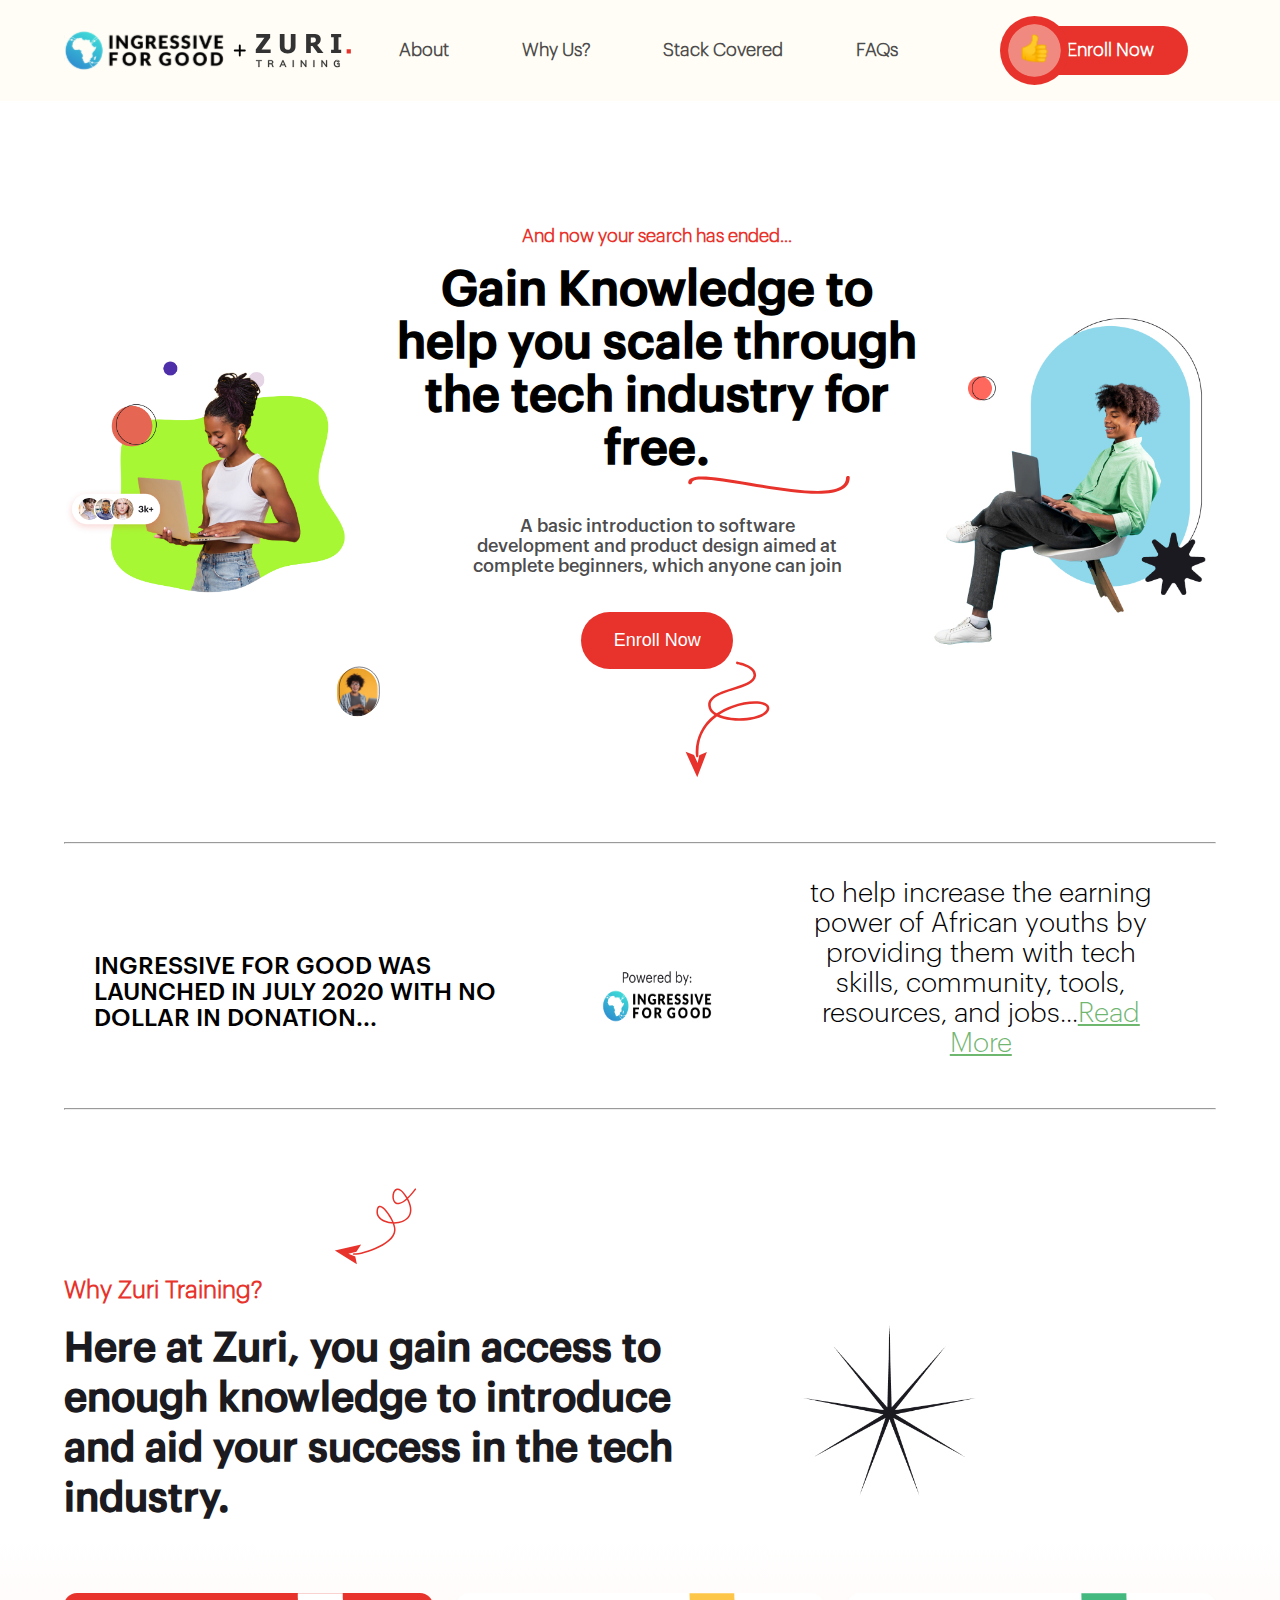
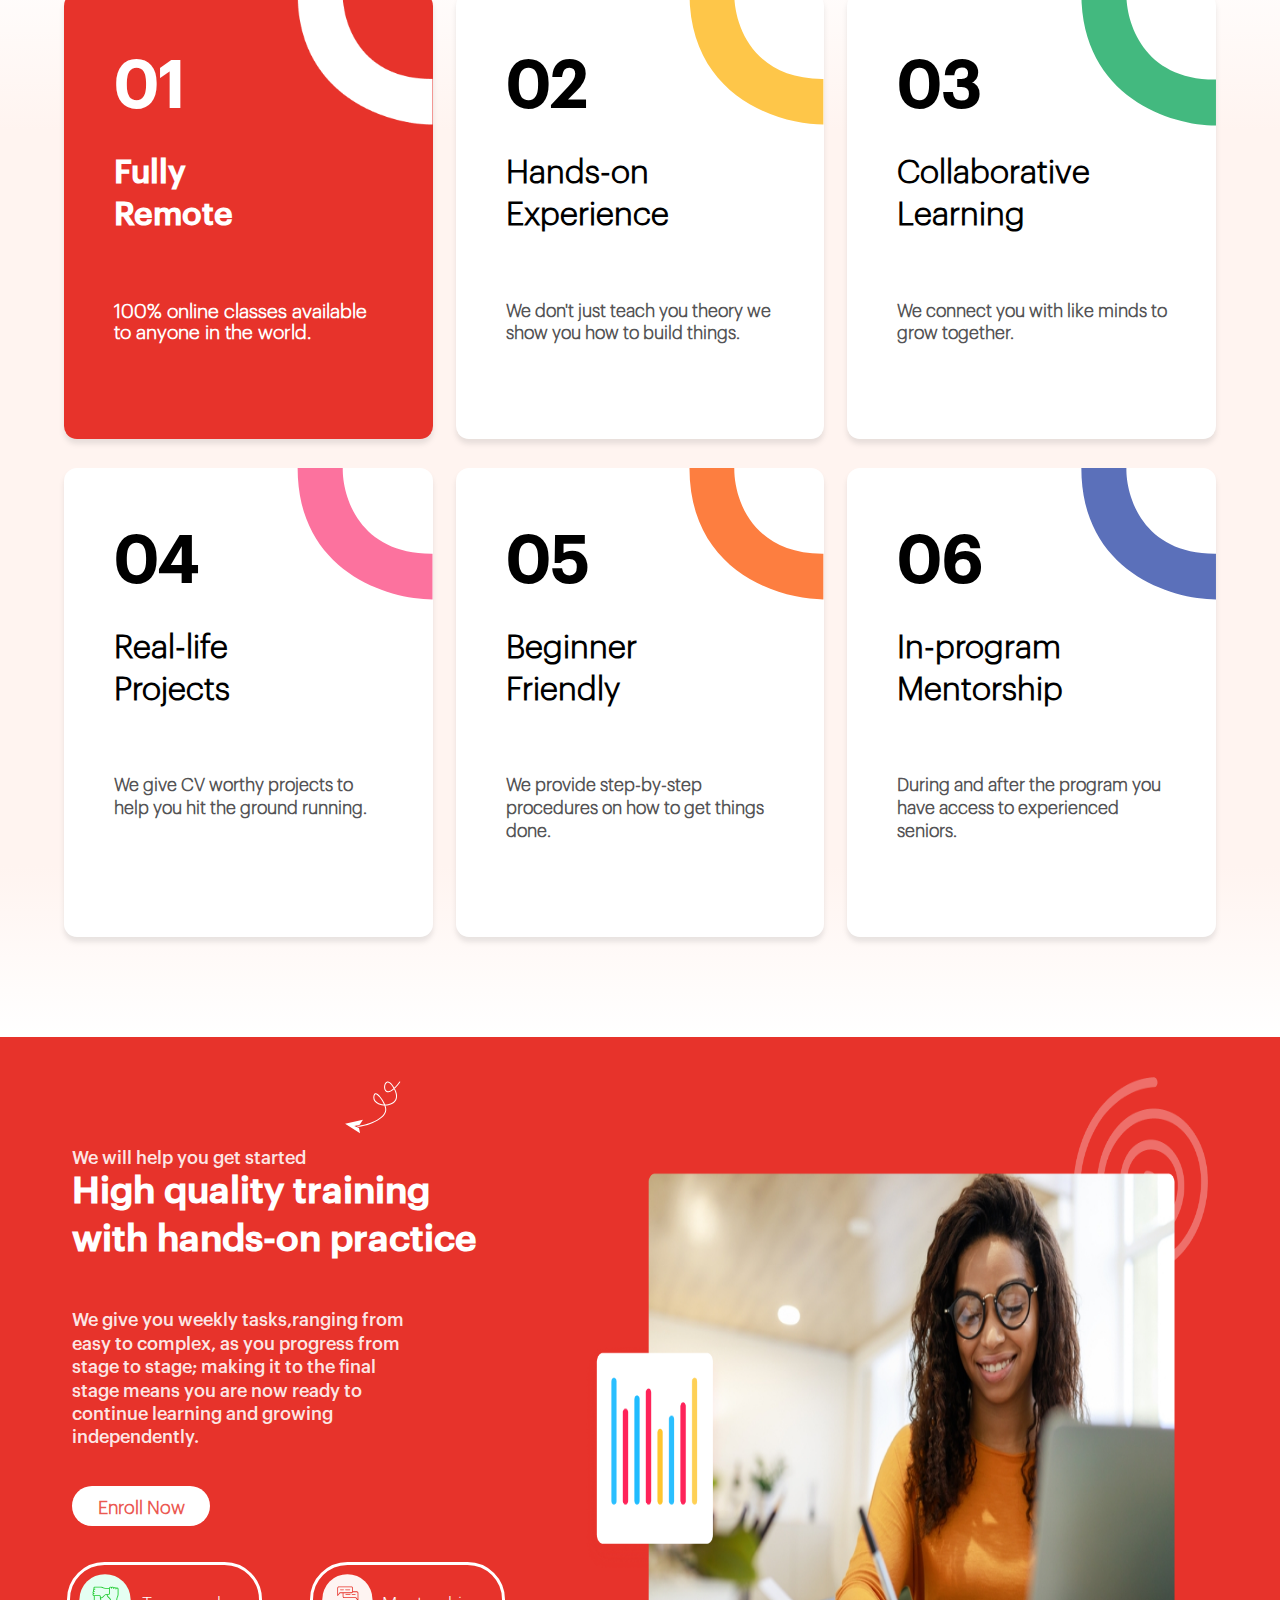
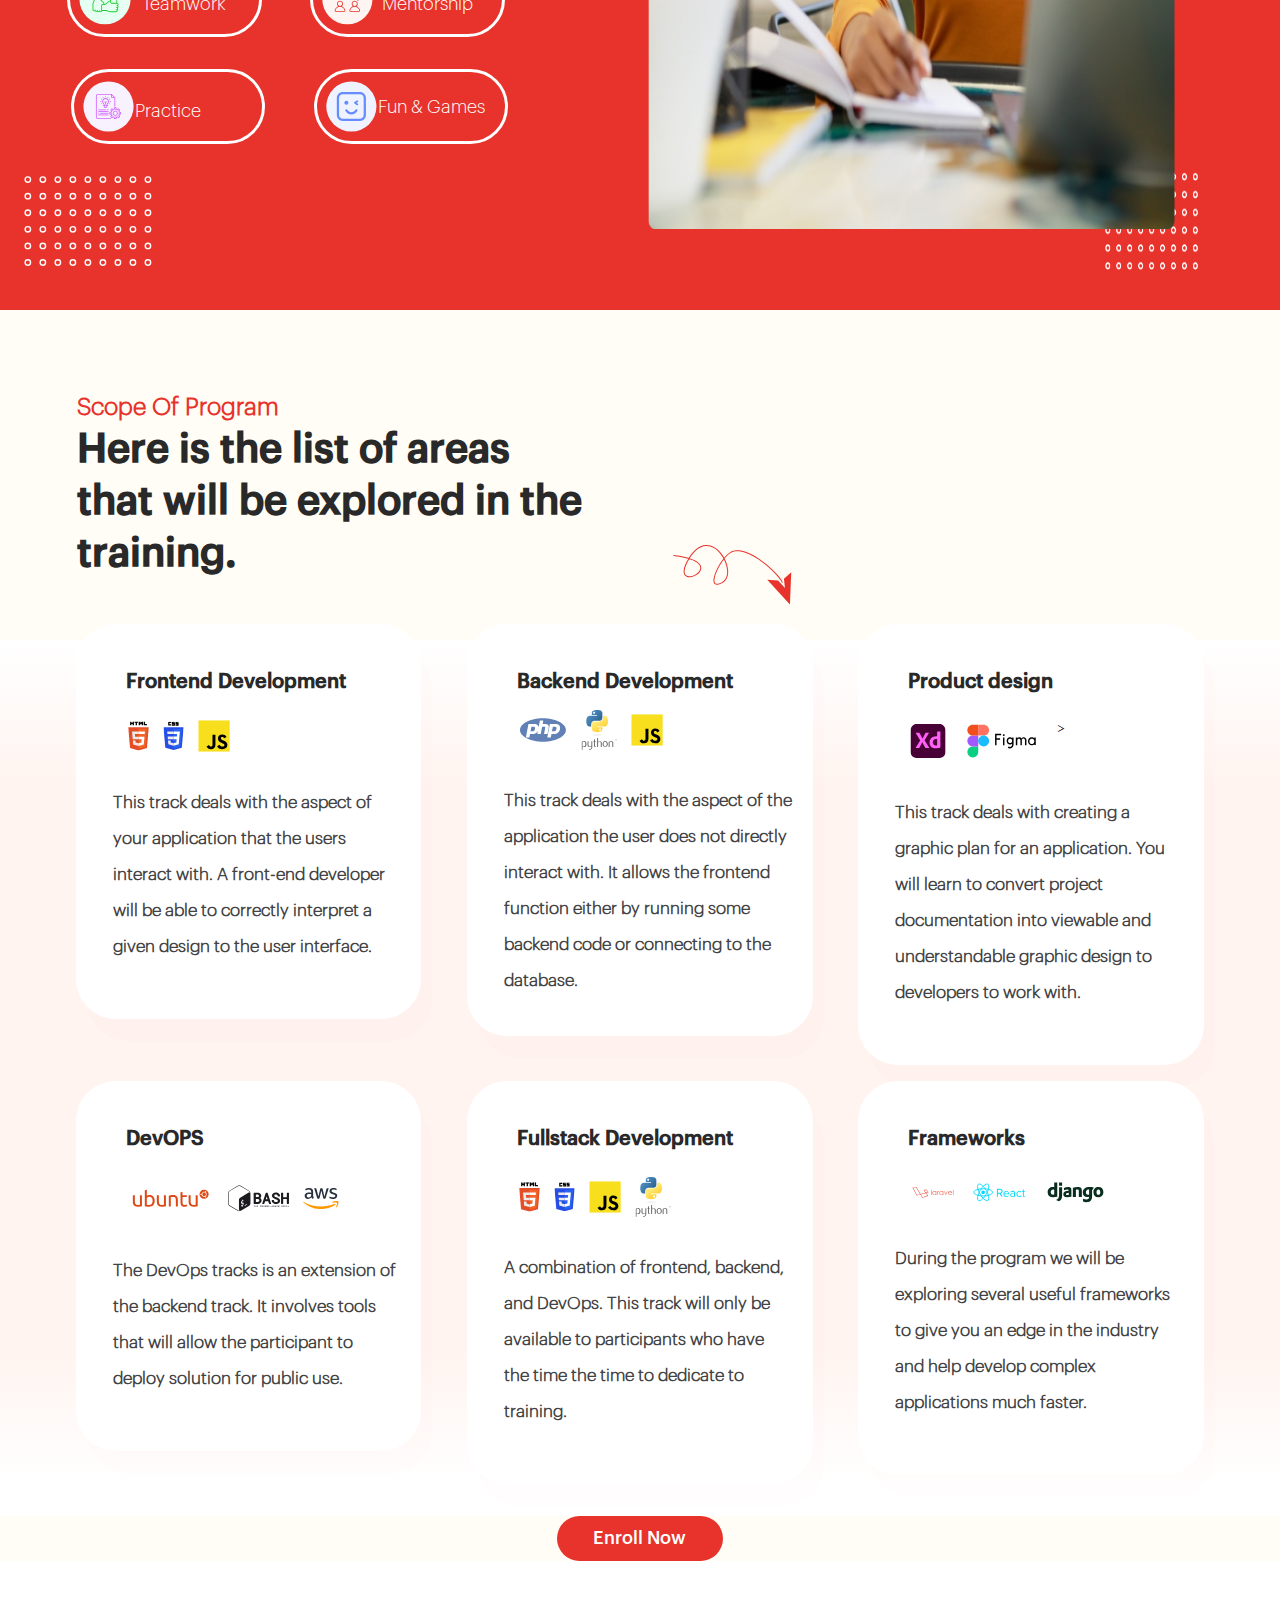
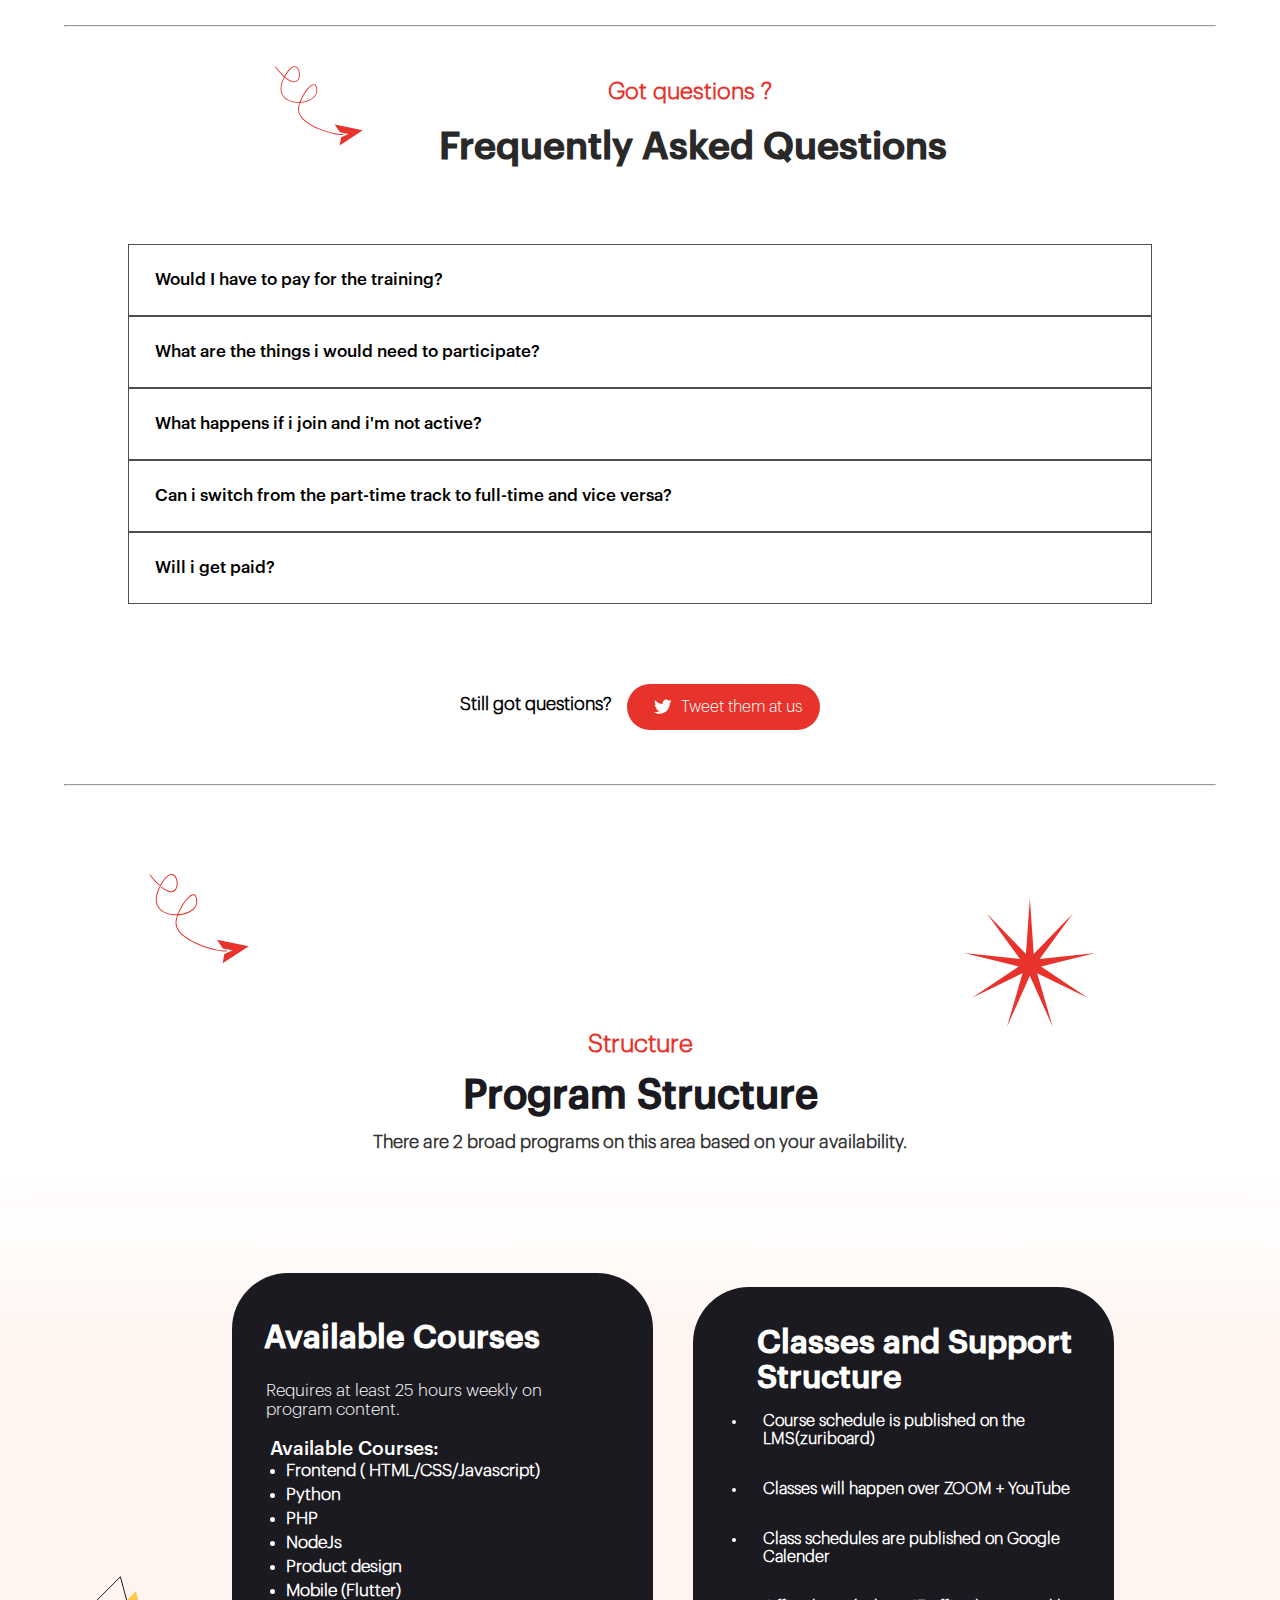
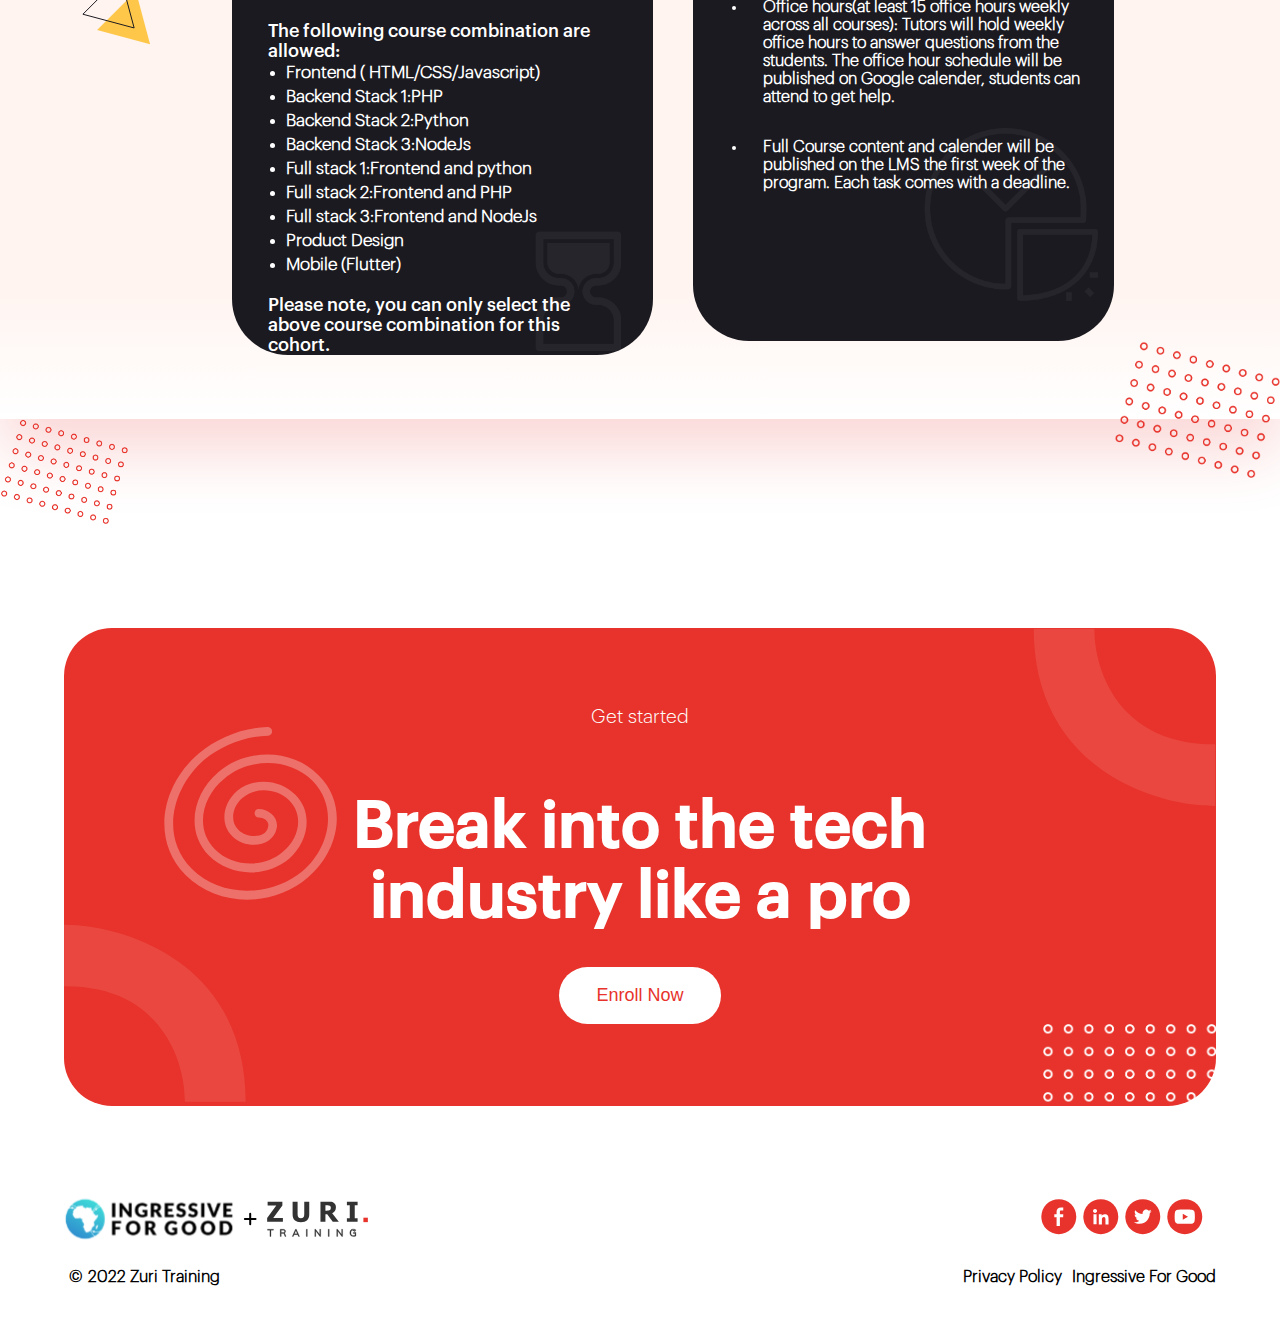
<file: index.html>
<!DOCTYPE html>
<html>
<head>
    <title>Zuri.</title>
    <link rel="stylesheet" href="style.css" />
</head>
<body>
    <header class="intro">
        <img src="./Zuri_files/logo.svg" alt="logo" class="zurilogo">
        <ul>
            <li>
                <a href="#about">About</a>
            </li>
            <li>
                <a href="#why">Why Us?</a>
            </li>
            <li>
                <a href="#stacks">Stack Covered</a>
            </li>
            <li>
                <a href="#faqz">FAQs</a>
            </li>
        </ul>

        <div class="but">
            <img src="./Zuri_files/thumbs.png" alt="thumbsup icon" class="thumbs"><a href="reg.html">Enroll Now</a>
        </div>  
    </header>
    <main>
        <div class="part2">

            <img src="./Zuri_files/lady1.jpg" alt="lady" class="lady">
            <div class="mid2">
                <p class="p1">And now your search has ended...</p>
                <h1>Gain Knowledge to help you scale through the tech industry for free.</h1>
                <img src="./Zuri_files/line.svg" alt="line" class="line">
                <p>A basic introduction to software development and product design aimed at complete beginners, which
                    anyone can join</p>
                <button>
                   <a href="reg.html">Enroll Now</a>
                </button>

                <div class="mid3">
                    <img src="./Zuri_files/maleface.svg" alt="maleface" class="face">
                    <img src="./Zuri_files/section1wire.svg" alt="wire" class="sect1wire">
                </div>
            </div>

            <img src="./Zuri_files/male1.jpg" alt="malebold" class="male">
        </div>
    </main>

    <section>
        <div class="part3" id="about">
            <hr>
            <div class="mid4">
                <p class="Ingressive">Ingressive for good was launched in July 2020 with no dollar in donation... </p>
                <img src="./Zuri_files/ingresive.jpg" alt="logo" class="logo">
                <p class="para">to help increase the earning power of African youths by providing them with tech skills,
                    community, tools, resources, and jobs...<a href="#">Read More</a></p>
            </div>
            <hr>
        </div>

    </section>

    <section id="why">
        <img src="./Zuri_files/section3wire.svg" alt="section3wire" id="why" class="sec3wire">

        <div class="why">
            <div class="head">
                <h2>Why Zuri Training?</h2>
                <p>Here at Zuri, you gain access to enough knowledge to introduce and aid your success in the tech
                    industry.</p>
            </div>

            <img src="./Zuri_files/Star.jpg" alt="star-img" class="star">
        </div>
    </section>


    <section class="card-container">
        <div class="card">

            <div class="card1">
                <img src="./Zuri_files/curve1.png" alt="curve1" class="curve">
                <div class="container1">
                    <h1><b>01</b></h1>
                    <h2>Fully<br> Remote</h2>
                    <p>100% online classes available to anyone in the world.</p>
                </div>
            </div>


            <div class="card2">
                <img src="./Zuri_files/curve.svg" alt="curve2" class="curve">
                <div class="container">
                    <h1><b>02</b></h1>
                    <h2>Hands-on Experience</h2>
                    <p>We don't just teach you theory we show you how to build things.</p>
                </div>
            </div>


            <div class="card3">
                <img src="./Zuri_files/curve3.svg" alt="curve3" class="curve3">
                <div class="container">
                    <h1><b>03</b></h1>
                    <h2>Collaborative Learning</h2>
                    <p>We connect you with like minds to grow together.</p>
                </div>
            </div>

        </div>


        <div class="cards">
            <div class="card4">
                <img src="./Zuri_files/curve4.svg" alt="curve4" class="curve4">
                <div class="container">
                    <h1><b>04</b></h1>
                    <h2>Real-life<br> Projects </h2>
                    <p>We give CV worthy projects to help you hit the ground running.</p>
                </div>
            </div>

            <div class="card5">
                <img src="./Zuri_files/curve5.svg" alt="curve5" class="curve5">
                <div class="container">
                    <h1><b>05</b></h1>
                    <h2>Beginner<br> Friendly</h2>
                    <p>We provide step-by-step procedures on how to get things done.</p>
                </div>
            </div>

            <div class="card6">
                <img src="./Zuri_files/curve6.svg" alt="curve6" class="curve6">
                <div class="container">
                    <h1><b>06</b></h1>
                    <h2>In-program Mentorship</h2>
                    <p>During and after the program you have access to experienced seniors.</p>
                </div>
            </div>
        </div>
    </section>

    <section class="red-bg">
        <div class="get-started">
            <div>
                <div class="wire-5">
                    <img src="./Zuri_files/section5wire.svg" alt="sectionwire" class="wire5">
                </div>
                <p>We will help you get started</p>
                <h1>High quality training with hands-on practice</h1>
                <p class="p-red3">We give you weekly tasks,ranging from easy to complex, as you progress from stage to
                    stage;
                    making it to the final stage means you are now ready to continue learning and growing independently.
                </p>
                <div>
                    <button class="b-enrol">
                    <p class="p-enrol">Enroll Now</p>
                    </button>
                </div>
                <div class="root1">
                    <button class="but-teamwork">
                        <img src="./Zuri_files/hand.svg" alt="hand" class="hand">
                        <p class="p-teamwork">Teamwork</p>
                    </button>



                    <button class="but-mentorship">
                        <img src="./Zuri_files/mentor.svg" alt="mentor" class="mentor">
                        <p class="mentorship">Mentorship</p>
                    </button>
                </div>

                <div class="root2">
                    <button class="but-practice">
                        <img src="./Zuri_files/practice.svg" alt="practice" class="practice">
                        <p class="p-practice">Practice</p>
                    </button>



                    <button class="but-fun">
                        <img src="./Zuri_files/games.svg" alt="games" class="fun">
                        <p class="p-fun">Fun & Games</p>
                    </button>
                </div>

                <div class="dot">
                    <img src="./Zuri_files/dotsection5.svg" alt="dot" class="dot">
                </div>
            </div>
            <img src="./Zuri_files/./section5-image.png" alt="smiling_girl" class="pen-girl" width="55%">
        </div>
    </section>

    <section class="section6">
        <div class="container6">
            <div class="sec6" id="stacks">
                <p class="scope">Scope Of Program</p>
                <p> Here is the list of areas that will be explored in the training.</p>
            </div>
            <div>
                <img src="./Zuri_files/section6.svg" alt="wire" class="wire6">
            </div>
        </div>
    </section>

    <section class="cardz">
        <div class="div-cards">
            <div class="card7">
                <p class="frontend">Frontend Development</p>
                <div class="imgz">
                    <img src="./Zuri_files/html.svg" alt="htmllogo" class="html" width="35px">
                    <img src="./Zuri_files/css-3 logo.svg" alt="csslogo" class="css" width="35px">
                    <img src="./Zuri_files/javascript logo.svg" alt="jslogo" class="javascript" width="46px">
                </div>
                <p>This track deals with the aspect of your application that the users interact with.
                    A front-end developer will be able to correctly interpret a given design to the user
                    interface.
                </p>
            </div>

            <div class="card8">
                <p class="back">Backend Development</p>
                <div class="imgz">
                    <img src="./Zuri_files/php2 logo.svg" alt="phplogo" class="php" width="62px">
                    <img src="./Zuri_files/python-4 logo.svg" alt="pythonlogo" class="python" width="50px">
                    <img src="./Zuri_files/javascript logo.svg" alt="javascriptlogo" class="javascript" width="46px">
                </div>
                <p>This track deals with the aspect of the application
                    the user does not directly interact with. It allows the frontend function either by running some
                    backend code or connecting to the database.
                </p>
            </div>

            <div class="card9">
                <p class="product">Product design</p>
                <div class="imgz">
                    <img src="./Zuri_files/adobe-xd logo.svg" alt="adobe-logo" class="adobe" width="50px">
                    <img src="./Zuri_files/Figma logo.svg" alt="adobe-logo" class="figma" width="97px">>
                </div>
                <p>This track deals with creating a graphic plan for an application. You will learn to convert project
                    documentation into viewable and understandable graphic design to developers to work with.</p>
            </div>
        </div>

        <div class="box">
            <div class="box1">
                <p class="dev">DevOPS</p>
                <div class="imgz">
                    <img src="./Zuri_files/Ubuntu logo.svg" alt="Ubuntu-logo" class="ubuntu" width="100px">
                    <img src="./Zuri_files/Bash logo.svg" alt="Bash-logo" class="bash" width="75px">
                    <img src="./Zuri_files/aws logo.svg" alt="aws-logo" class="aws" width="50px">
                </div>
                <p>The DevOps tracks is an extension of the backend track. It involves
                    tools that will allow the participant to deploy solution for public use.
                </p>
            </div>

            <div class="box2">
                <p class="full">Fullstack Development</p>
                <div class="imgz">
                    <img src="./Zuri_files/html.svg" alt="html-logo" class="html" width="35px">
                    <img src="./Zuri_files/css-3 logo.svg" alt="css-logo" class="css" width="35px">
                    <img src="./Zuri_files/javascript logo.svg" alt="javascript-logo" class="javascript" width="46px">
                    <img src="./Zuri_files/python-4 logo.svg" alt="python-logo" class="python" width="50px">
                </div>
                <p>A combination of frontend, backend, and DevOps.
                    This track will only be available to participants
                    who have the time the time to dedicate to training.
                </p>
            </div>

            <div class="box3">
                <p class="frame">Frameworks</p>
                <div class="imgz">
                    <img src="./Zuri_files/Laravel logo.svg" alt="Laravel" class="laravel" width="60px">
                    <img src="./Zuri_files/React logo.svg" alt="react-logo" class="react" width="75px">
                    <img src="./Zuri_files/Django logo.svg" alt="django-logo" class="django" width="75px">
                </div>
                <p>During the program we will be exploring several useful frameworks to give you an
                    edge in the industry and help develop complex applications much faster.
                </p>
            </div>
    </section>
    <div class="but-7">
        <button class="b-enrol1">
            <p class="p-enrol1">Enroll Now</p>
        </button>
    </div>

    <hr>
    <section class="faqs">
        <div>
            <img src="./Zuri_files/section7wire.svg" alt="wire" class="sec7wire" width="28%">
        </div>
        <div class="faq" id="faqz">
            <p class="got">Got questions ?</p>
            <h2>Frequently Asked Questions</h2>
        </div>
    </section>

    <section class="card-box">
        <div class="div-box">
            <p class="training">
                Would I have to pay for the training?
            </p>

            <p class="participate">
                What are the things i would need to participate?
            </p>
            <p class="active">
                What happens if i join and i'm not active?
            </p>
            <p class="switch">
                Can i switch from the part-time track to full-time and vice versa?
            </p>
            <p class="paid">
                Will i get paid?
            </p>
        </div>
    </section>

    <section class="sec-twitter">
        <div class="twit">
            <div>
                <p class="p-twit">Still got questions?</p>
            </div>
            <div>
                <button class="tweet">
                    <img src="./Zuri_files/twitter.svg" alt="twitter" class="twitter">
                    <p class="p-tweet">Tweet them at us</p>
                  </button>
            </div>
        </div>
    </section>
    <hr />

    <section>
        <div class="img8">
            <div>
                <img src="./Zuri_files/section7wire.svg" alt="sec8wire" width="50%" class="secwire8">
            </div>

            <div>
                <img src="./Zuri_files/Star1.svg" alt="star" width="70%" class="star8">
            </div>

        </div>
        <div class="heading8">
            <p class="structure">Structure</p>
            <p class="program8">Program Structure</p>
            <p class="quest">There are 2 broad programs on this area based on your availability.</p>
        </div>
    </section>



    <section class="sec9">
        <div class="box9">
            <img src="./Zuri_files/move.svg" alt="move.svg" class="move-img">
            <div class="boxi">
                <p class="available">
                    Available Courses</p>
                <p class="require">
                    Requires at least 25 hours weekly on program content.
                </p>
                <p class="course9">
                    Available Courses:
                </p>
                <ul class="course9-list">
                    <li>Frontend ( HTML/CSS/Javascript)</li>
                    <li>Python</li>
                    <li>PHP</li>
                    <li>NodeJs</li>
                    <li>Product design</li>
                    <li>Mobile (Flutter)</li>
                </ul>

                <p class="combination">The following course combination are allowed:</p>
                <ul class="course9-list">
                    <li>Frontend ( HTML/CSS/Javascript)</li>
                    <li>Backend Stack 1:PHP</li>
                    <li>Backend Stack 2:Python</li>
                    <li>Backend Stack 3:NodeJs</li>
                    <li>Full stack 1:Frontend and python</li>
                    <li>Full stack 2:Frontend and PHP</li>
                    <li>Full stack 3:Frontend and NodeJs </li>
                    <li>Product Design</li>
                    <li>Mobile (Flutter)</li>
                </ul>
                <p class="select">
                    Please note, you can only select the above course combination for this cohort.
                </p>

                <img src="./Zuri_files/hour.png" alt="hourglass" class="hour-img">
            </div>


            <div class="boxii">
                <p class="support">Classes and Support Structure</p>
            
                    <ul class="support-list">
                        <li>Course schedule is published on the LMS(zuriboard)</li>
                        <li>Classes will happen over ZOOM + YouTube </li>
                        <li>Class schedules are published on Google Calender</li>
                        <li>Office hours(at least 15 office hours weekly across all courses):
                            Tutors will hold weekly office hours to answer questions from the students.
                            The office hour schedule will be published on Google calender, students can attend to get
                            help.
                        </li>
                        <li>Full Course content and calender will be published on the LMS the first week of the program.
                            Each task comes with a deadline.
                        </li>
                    </ul>
                
                <img src="Zuri_files/time.png" alt="time" class="time-img">
            </div>
    </section>

    <div>
        <img src="Zuri_files/circle.png" alt="circle" width="20%" class="circle1">
    </div>

    <div>
        <img src="./Zuri_files/circle.png" alt="circle" width="10%" class="circleii">
    </div>

    <section class="sec10">
        <img src="./Zuri_files/bend1.svg" alt="bend.svg" class="bend-img">
        <p class="title10">Get started</p>

        <div>
            <img src="./Zuri_files/round.svg" alt="round" class="round-img">
        </div>


        <div class="title-text">
            <h2>Break into the tech industry like a pro</h2>

            <button class="btn10">
               <a href="reg.html">Enroll Now</a>
            </button>
        </div>

        <img src="./Zuri_files/curve2.svg" alt="curve" class="curve-img">
        <img src="./Zuri_files/mains.png" alt="mains" class="mains-img">

    </section>

    <footer>

        <div class="footer-box">
            <img src="./Zuri_files/logo.svg" alt="logo-icon" class="ingressive-logo">
            <div class="footer-social">
                <ul>
                    <li>
                        <a href="#">
                            <img src="./Zuri_files/facebook.svg">
                        </a>
                    </li>
                    <li>
                        <a href="#">
                            <img src="./Zuri_files/linkd.svg">
                        </a>
                    </li>
                    <li>
                        <a href="#">
                            <img src="./Zuri_files/twitter.svg">
                        </a>
                    </li>
                    <li>
                        <a href="#">
                            <img src="./Zuri_files/youtube.svg">
                        </a>
                    </li>
                </ul>
            </div>
        </div>
            <div class="footer-end">
                <p><span class="span">&#169;</span>2022 Zuri Training</p>
                <div class="footer-bottom">
                    <p>Privacy Policy</p>
                    <p>Ingressive For Good</p>
                </div>
            </div>
    </footer>
</body>
</html>
</file>
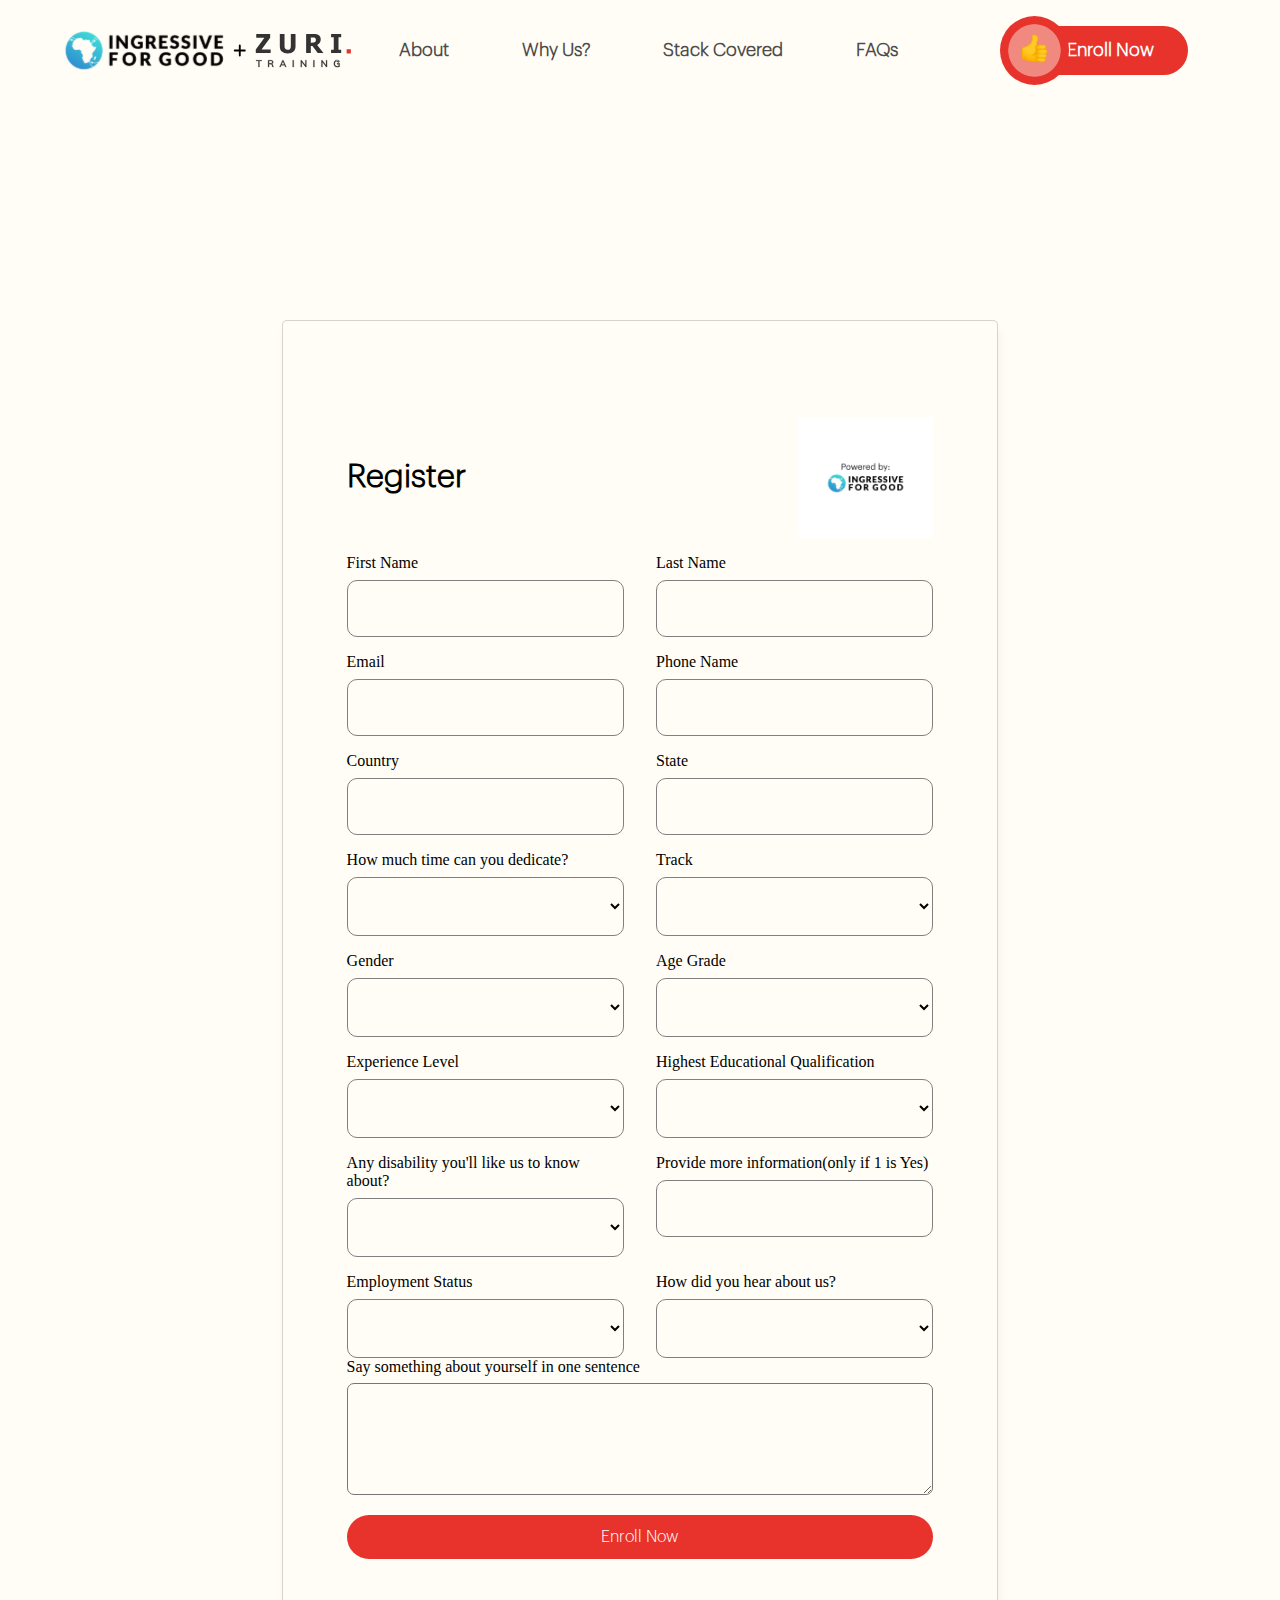
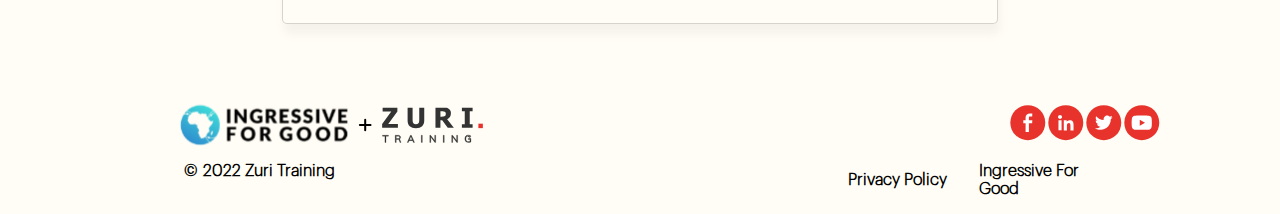
<file: reg.html>
<!DOCTYPE html>
<html lang="en">

<head>
    <title>Registration</title>
    <link rel="stylesheet" href="reg.css" />
</head>

<body>
    <header class="intro">
        <img src="./Zuri_files/logo.svg" alt="logo" class="zurilogo">
        <ul>
            <li>
                <a href="index.html">About</a>
            </li>
            <li>
                <a href="index.html">Why Us?</a>
            </li>
            <li>
                <a href="index.html">Stack Covered</a>
            </li>
            <li>
                <a href="index.html">FAQs</a>
            </li>
        </ul>

        <div class="but">
            <img src="./Zuri_files/thumbs.png" alt="thumbsup icon" class="thumbs">
            <a href="reg.html">Enroll Now </a>
        </div>
    </header>

    <main>
        <div class="form">
            <div class="reg">
                <p>Register</p>
                <img src="./Zuri_files/ingresive.jpg" alt="zuri-logo" class="zuri-logo">
            </div>

            <div class="row">
                <div>
                    <label>First Name</label>
                    <input type="text" name="Firstname" required>
                </div>
                <div>
                    <label>Last Name</label>
                    <input type="surname" required></label>
                </div>
            </div>

            <div class="row">
                <div>
                    <label> Email</label>
                    <input type="email" required>
                </div>
                <div>
                    <label>Phone Name</label>
                    <input type="text" required>
                </div>
            </div>

            <div class="row">
                <div>
                    <label>Country</label>
                    <input type="text" required>
                </div>
                <div>
                    <label>State</label>
                    <input type="text" required>
                </div>
            </div>

            <div class="row">
                <div>
                    <label>How much time can you dedicate?</label>
                    <select>
                        <option value="radio" button></option>
                        <option value="radio" button="time" id="dedicate" required>5-10 hours weekly</option>
                        <option value="radio" button="age" required>11-15 hours weekly</option>
                        <option value="radio" button="age" required>16-24 hours weekly</option>
                        <option value="radio" button="age" required>25+ hours weekly</option>
                    </select>
                </div>
                <div>
                    <label>Track</label>
                    <select>
                        <option value="radio" button></option>
                        <option value="radio" button="Frontend">Frontend</option>
                        <option value="radio" button="backend">Backend</option>
                        <option value="radio" button="product">Product design</option>
                        <option value="radio" button="product">Fullstack</option>
                        <option value="radio" button="other">Others
                    </select>
                </div>
            </div>

            <div class="row">
                <div>
                    <label>Gender</label>
                    <select>
                        <option value="radio"></option>
                        <option value="radio" button="female">Female</option>
                        <option value="radio" button="male">Male</option>
                        <option value="radio" button="none">Prefer not to say</option>
                    </select>
                </div>

                <div>
                    <label>Age Grade</label>
                    <select>
                        <option value="radio" button></option>
                        <option value="radio" button="age">Less than 16</option>
                        <option value="radio" button="age">16-25</option>
                        <option value="radio" button="age">25-40</option>
                        <option value="radio" button="age">Above 40</option>
                    </select>
                </div>
            </div>

            <div class="row">
                <div>
                    <label>Experience Level</label>
                    <select>
                        <option value="radio" button></option>
                        <option value="radio" button="year">less than 1 year</option>
                        <option value="radio" button="year">1-2years</option>
                        <option value="radio" button="year">3 years</option>
                        <option value="radio" button="year">3-4years</option>
                    </select>
                </div>
                <div>
                    <label>Highest Educational Qualification</label>
                    <select>
                        <option value="radio" button></option>
                        <option value="radio" button="pry">Primary</option>
                        <option value="radio" button="hign">High school</option>
                        <option value="radio" button="undergrad">Undergraduate</option>
                        <option value="radio" button="grad">Graduate</option>
                        <option value="radio" button="oth">Others</option>
                    </select>
                </div>
            </div>

            <div class="row">
                <div>
                    <label>Any disability you'll like us to know about?</label>
                    <select>
                        <option value="radio" button></option>
                        <option value="radio" button="true">Yes</option>
                        <option value="radio" button="false">No</option>
                        <option value="radio" button="maybe">Prefer not to say</option>
                    </select>
                </div>

                <div>
                    Provide more information(only if 1 is Yes)
                    <input type="text">
                </div>
            </div>


            <div class="row">
                <div>
                    <label>Employment Status</label>
                    <select>
                        <option value="radio" button></option>
                        <option value="radio" button="full">Full-time</option>
                        <option value="radio" button="part">Part-time</option>
                        <option value="radio" button="unemployed">Unemployed</option>
                        <option value="radio" button="student">Student</option>
                        <option value="radio" button="other">Others</option>
                    </select>
                </div>

                <div>
                    <label>How did you hear about us?</label>
                    <select>
                        <option value="radio" button></option>
                        <option value="radio" button="twitter">Twitter</option>
                        <option value="radio" button="fb">Facebook</option>
                        <option value="radio" button="wassp">Whatsapp</option>
                        <option value="radio" button="ing">Ingressive</option>
                        <option value="radio" button="other">Others</option>
                    </select>
                </div>
            </div>
            <div cslass="text">
                Say something about yourself in one sentence
                <textarea></textarea>
            </div>
            <button> Enroll Now</button>
        </div>

        <footer>
            <div class="footer-box">

                <img src="./Zuri_files/logo.svg" alt="logo-icon" class="ingressive-logo">
                <div class="social-list">
                    <ul>
                        <li>
                            <a href="#">
                                <img src="./Zuri_files/facebook.svg">
                            </a>
                        </li>
                        <li>
                            <a href="#">
                                <img src="./Zuri_files/linkd.svg">
                            </a>
                        </li>
                        <li>
                            <a href="#">
                                <img src="./Zuri_files/twitter.svg">
                            </a>
                        </li>
                        <li>
                            <a href="#">
                                <img src="./Zuri_files/youtube.svg">
                            </a>
                        </li>
                    </ul>
                </div>
            </div>
            <div class="footer-end">
                    <p><span class="span">&#169;</span>2022 Zuri Training</p>
                <div class="footer-bottom">
                    <p>Privacy Policy</p>
                    <p>Ingressive For Good</p>
                </div>
            </div>
        </footer>
    </main>
</body>
</html>
</file>
<file: style.css>
* {
    margin: 0;
    padding: 0;
    box-sizing: border-box;
}

@font-face {
    font-family: graphik;
    src: url(./font/GraphikLight.otf);
}

@font-face {
    font-family: graphikbold;
    src: url(./font/GraphikMedium.otf);
}

body {
    width: 100%;
    font-family: graphik;
    /* background: rgb(255, 253, 245);  */
    /* background: #FFFDF5;  */

}


.intro {
    width: 100%;
    margin: auto;
    display: flex;
    justify-content: space-between;
    padding: 1em;
    font-weight: 900;
    position: fixed;
    font-family: graphiklight;
    margin-bottom: 10em;
    background: #FFFDF5;
    z-index: 10000px;
}

.zurilogo {
    width: 23%;
    margin-left: 3em;
    cursor: pointer;

}

.intro ul {
    width: 40%;
    list-style-type: none;
    display: flex;
    justify-content: space-between;
    margin: auto;
    font-family: graphik;
    font-size: 18px;
    margin-right: 3em;
    cursor: pointer;
    color: #181818dc;

}

.intro li a {
    text-decoration: none;
    color: #1b1a20cb;

}

.but {
    width: 25%;
    display: flex;
}

.but img {
    width: 22%;
    background-color: #E7332B;
    border-radius: 40px;
    padding: 0.5em;
    margin: auto;
    margin-right: -7em;
    margin-left: 3em;
    z-index: 0;

}

.thumbs {
    width: 10%;
    cursor: pointer;
}

.but a {
    width: 50%;
    margin: auto;
    text-decoration: none;
    background-color:#E7332B;
    color: white;
    border-radius: 35px;
    padding: 0.8em;
    text-align: center;
    cursor: pointer;
    font-family: graphik;
    font-size: 18px;
    cursor: pointer;
}

main {
    width: 90%;
    margin: auto;
}

.part2 {
    width: 100%;
    display: flex;
    justify-content: space-between;
    padding-top: 13em;
}


.lady {
    width: 28%;
    margin: auto;
    background-size: contain;
    background-color: rgb(255, 253, 245);
    background-blend-mode: multiply;
    background-image: url(./Zuri_files/lady1.jpg );
}

.mid2 {
    width: 90%;
    font-family: graphik;
    font-weight: 100;
    text-align: center;
    margin: auto;
}

.mid2 .p1 {
    color: #E7332B;
    margin-bottom: 1em;
    font-family: graphik;
    font-size: 18px;
    font-weight: 900;
}

h1 {
    font-family: graphikbold;
    font-size: 3em;

}

.mid2 .line {
    width: 30%;
    margin-left: 14em;
}

.mid2 p {
    width: 70%;
    margin: auto;
    margin-top: 1em;
    font-family: graphikbold;
    font-size: 18px;
    text-align: center;
    color: #1b1a20cb;
}


button {
    width: 28%;
    padding: 1em;
    background-color: #E7332B;
    border: none;
    color: white;
    border-radius: 2em;
    margin-top: 2em;
    font-size: 18px;
}

button a {
    color: #fff;
    text-decoration: none;
}


.mid3 {
    width: 80%;
    display: flex;
    justify-content: space-between;
    margin-left: -50px;
    margin-right: 50px;
    margin-top: -4em;
}

.face {
    width: 10%;
}

.sect1wire {
    width: 20%;
    margin-left: -3em;
    margin-top: 3.5em;
}

.male {
    width: 25%;
    margin: auto;
}

.part3 {
    width: 100%;
    margin-top: 4em;
}

hr {
    width: 90%;
    margin: auto;
    color: rgba(128, 128, 128, 0.788);
}

.part3 .mid4 {
    width: 90%;
    display: flex;
    justify-content: space-between;
    margin: auto;
    padding: 0.5em;
}

.Ingressive {
    width: 40%;
    text-transform: uppercase;
    font-family: graphikbold;
    font-size: 1.5em;
    padding-top: em;
    padding: 0.2em;
    margin: auto;
}

.logo {
    width: 17%;
    margin: flex;
    margin-top: 0.5em;
}

.mid4 .para {
    width: 40%;
    font-family: graphik;
    font-size: 1.7em;
    margin-top: -1.7em;
    margin: flex;
    text-align: center;
    padding: 1.5em;

}

.mid4 a {
    color: rgba(0, 128, 0, 0.568);
}

.sec3 {
    width: 90%;
    margin: auto;
}

.sec3wire {
    width: 9%;
    margin-left: 20em;
    margin-top: 2.5em;
}

.why {
    width: 90%;
    display: flex;
    justify-content: space-between;
    margin: auto;
}

.head {
    width: 85%;
}

.head h2 {
    color: #E7332B;
    margin: auto;

}

.head p {
    width: 69%;
    margin: auto;
    margin-left: -0.5em;
    padding: 20px;
    font-size: 40px;
    font-family: graphikbold;
    color: #1b1a20;
    font-weight: 600;
    line-height: 50px;

}

.star {
    width: 15%;
    margin: auto;
    margin-left: -15em;
}


.card-container {
    background: linear-gradient(180deg, rgba(255, 244, 240, 0), #fff4f0 17.19%, #fff4f0 84.37%, rgba(255, 244, 240, 0));
    padding-top: 50px;
    padding-bottom: 100px;
}

.card {
    width: 90%;
    margin: auto;
    display: flex;
    justify-content: space-between;
}

.card img {
    width: 50%;
    float: right;
    position: static;
    margin-top: -58px;
    margin-right: -48px;
}

.card1 {
    width: 32%;
    border: 1px solid black;
    background-color: #E7332B;
    border-radius: 13px;
    border: none;
    padding: 58px 48px 93px 50px;
    box-sizing: border-box;
    box-shadow: 0px 5px 5px rgba(128, 128, 128, 0.180);

}

.card2 {
    width: 32%;
    border: 1px solid black;
    background-color: #fff;
    border-radius: 13px;
    border: none;
    padding: 58px 48px 93px 50px;
    box-sizing: border-box;
    box-shadow: 0px 5px 5px rgba(128, 128, 128, 0.180);

}

.card3 {
    width: 32%;
    border: 1px solid black;
    background-color: #fff;
    border-radius: 13px;
    border: none;
    padding: 58px 48px 93px 50px;
    box-sizing: border-box;
    box-shadow: 0px 5px 5px rgba(128, 128, 128, 0.180);
}

.cards {
    width: 90%;
    margin: auto;
    display: flex;
    justify-content: space-between;
    margin-top: 1.8em;
}


.cards img {
    width: 50%;
    float: right;
    position: static;
    margin-top: -58px;
    margin-right: -48px;
}

.card4 {
    width: 32%;
    border: 1px solid black;
    background-color: #fff;
    border-radius: 13px;
    border: none;
    padding: 58px 48px 93px 50px;
    box-sizing: border-box;
    box-shadow: 0px 5px 5px rgba(128, 128, 128, 0.180);

}

.card5 {
    width: 32%;
    border: 1px solid black;
    background-color: #fff;
    border-radius: 13px;
    border: none;
    padding: 58px 48px 93px 50px;
    box-sizing: border-box;
    box-shadow: 0px 5px 5px rgba(128, 128, 128, 0.180);
}


.card6 {
    width: 32%;
    border: 1px solid black;
    background-color: #fff;
    border-radius: 13px;
    border: none;
    padding: 58px 48px 93px 50px;
    box-sizing: border-box;
    box-shadow: 0px 5px 5px rgba(128, 128, 128, 0.180);
    overflow: hidden;

}

.container1 {
    color: white;
}

.container1 h1 {
    font-size: 4em;
}

.container1 h2 {
    font-family: graphikbold;
    font-size: 2em;
    font-weight: bold;
    margin: auto;
    margin-top: 1em;
    margin-bottom: 2em;
    line-height: 130%;
}

.container1 p {
    font-family: graphik;
    font-size: 1.2em;
    font-weight: 900;
    margin: flex;
}

.container {
    color: black;
    box-sizing: border-box;
}

.container h1 {
    font-size: 4em;
}

.container h2 {
    font-family: graphik;
    font-size: 2em;
    font-weight: bolder;
    margin: auto;
    margin-top: 1em;
    margin-bottom: 2em;
    display: flex;
    line-height: 130%;
    color: black;
}

.container p {
    font-family: graphik;
    font-weight: 900;
    font-size: 1.1em;
    margin: flex;
    color: #1b1a20c5;
    line-height: 130%;

}

.card1:hover {
    transform: translateY(-0.4em);
    transition-duration: 0.5s;

}

.card2:hover {
    transform: translateY(-0.6em);
    transition-duration: 0.5s;
}

.card3:hover {
    transform: translateY(-0.6em);
    transition-duration: 0.5s;

}

.card4:hover {
    transform: translateY(-0.6em);
    transition-duration: 0.5s;
}

.card5:hover {
    transform: translateY(-0.6em);
    transition-duration: 0.5s;
}

.card6:hover {
    transform: translateY(-0.6em);
    transition-duration: 0.5s;

}

.red-bg {
    width: 100%;
    background-color: #E7332B;

}

.get-started {
    width: 95%;
    display: flex;
    margin: auto;
    padding-top: 5em;
    padding: 40px;
}

.wire-5 {
    display: flex;
    justify-content: flex-end;
    margin-right: 170px;
}

.wire5 {
    width: 23%;
}

.get-started p {
    padding-top: 0.5em;
    font-family: graphikbold;
    font-size: 18px;
    color: rgba(255, 255, 255, 0.89);
}

.get-started h1 {
    width: 80%;
    color: #fff;
    font-size: 37px;
    font-family: graphikbold;
    margin: flex;
    font-weight: 900;
    line-height: 130%;

}

.get-started .p-red3 {
    width: 65%;
    margin-top: 2em;
    margin: flex;
    font-size: 18px;
    font-family: graphikbold;
    text-align: left;
    color: rgba(255, 255, 255, 0.89);
    line-height: 130%;
}

.b-enrol {
    width: 27%;
    background-color: #fff;
    padding: 3px;
    text-align: center;
    margin: flex;
    padding-bottom: 8px;
    margin-bottom: 2em;

}

.b-enrol .p-enrol {
    color: #e7342bd2;
    font-family: graphik;
    font-size: 18px;
    font-weight: 700;

}

.root1 {
    width: 95%;
    display: flex;
    justify-content: space-between;
    margin-left: -1.8em;
}

.but-teamwork {
    width: 40%;
    display: flex;
    background-color: #E7332B;
    border: 3px solid #fff;
    padding: 3px;
    text-align: center;
    margin: auto;
    padding: 0.5em;
    border-radius: 5em;
}

.but-teamwork .hand {
    width: 30%;
    margin-right: 1em;
}

.but-teamwork .p-teamwork {
    width: 90%;
    color: #fff;
    text-align: center;
    margin: auto;
    align-items: center;
    margin-left: -30px;
    font-family: graphik;
    font-size: 18px;

}

.but-mentorship {
    width: 40%;
    display: flex;
    background-color: #E7332B;
    border: 3px solid #fff;
    padding: 3px;
    text-align: center;
    margin: auto;
    padding: 0.5em;
    border-radius: 5em;
}

.but-mentorship .mentor {
    width: 30%;
    margin-right: 1em;
}

.but-mentorship .mentorship {
    width: 90%;
    color: #fff;
    text-align: center;
    margin: auto;
    align-items: center;
    margin-left: -28px;
    font-family: graphik;
    font-size: 18px;

}

.root2 {
    width: 95%;
    display: flex;
    justify-content: space-between;
    margin-left: -1.6em;
    margin-top: 2em;
}

.but-practice {
    width: 40%;
    display: flex;
    background-color: #E7332B;
    border: 3px solid #fff;
    padding: 3px;
    text-align: center;
    margin: auto;
    padding: 0.5em;
    border-radius: 5em;
}

.but-practice .practice {
    width: 30%;
    margin-right: 1em;
}

.but-practice .p-practice {
    width: 90%;
    color: #fff;
    text-align: center;
    margin: auto;
    align-items: center;
    margin-left: -60px;
    font-family: graphik;
    font-size: 18px;

}

.but-fun {
    width: 40%;
    display: flex;
    background-color: #E7332B;
    border: 3px solid #fff;
    padding: 0.5em;
    text-align: center;
    margin: auto;
    border-radius: 5em;
}

.but-fun .fun {
    width: 30%;
    margin-right: 1em;
}

.but-fun .p-fun {
    width: 90%;
    color: #fff;
    text-align: center;
    margin-top: 7px;
    align-items: center;
    margin-left: -28px;
    font-family: graphik;
    font-size: 18px;
}

.dot {
    width: 50%;
    margin-left: -1.5em;
    margin-top: 1em;
}

.pengirl {
    width: 80%;
    background-size: contain;

}

.section6 {
    width: 100%;
    background: rgb(255, 253, 245);

}

.container6 {
    width: 90%;
    display: flex;

}

.sec6 {
    width: 58%;

}

.sec6 .scope {
    width: 80%;
    color: #E7332B;
    margin: auto;
    font-family: graphik;
    font-size: 1.5em;
    font-weight: 900;
    margin-top: 3em;

}

.sec6 p {
    width: 80%;
    margin: auto;
    font-family: graphikbold;
    font-size: 2.5em;
    font-weight: 900;
    color: #29292a;
    line-height: 130%;
    padding: 10px;
    margin-top: -20px;
    margin-bottom: 1em;
}

.section6 .wire6 {
    width: 50%;
    margin-top: 200px;
    padding-left: -4em;
    background-color: #FFFDF5;
    background: rgb(255, 253, 245);
}

.faqs {
    width: 100%;
    display: flex;
    margin: auto;
}

.sec7wire {
    margin-left: 16em;
}

.cardz {
    width: 100%;
    background: linear-gradient(180deg, rgba(255, 244, 240, 0), #fff4f0 17.19%, #fff4f0 84.37%, rgba(255, 244, 240, 0));
    border-radius: 15px;
}

.div-cards {
    width: 90%;
    margin: auto;
    display: flex;
    justify-content: space-between;
    gap: 22px;

}

.card7 {
    width: 30%;
    margin: auto;
    border: 4px solid white;
    border-radius: 2.5em;
    background-color: #fff;
    box-shadow: 11px 22px rgba(231, 52, 43, 0.007);
    padding: 1em;
    margin-top: -1em;
}

.card7 .frontend {
    margin-left: 1.5em;
    font-family: graphikbold;
    font-weight: 900;
    font-size: 20px;
    color: #29292a;
    padding-bottom: 1em;
}

.imgz {
    display: flex;
    margin-left: 2em;
    border-radius: 10px;
    padding-bottom: 1em;
}

.html {
    padding-right: 14px;
}

.css {
    padding-right: 14px;
}

.javascript {
    padding-right: 14px;
}

.card7 p {
    font-family: graphik;
    font-size: 17px;
    font-weight: 900;
    color: #29292ae1;
    margin-left: 1em;
    line-height: 4vh;
    padding-bottom: 2em;
    padding-top: 1em;

}

.card8 {
    width: 30%;
    margin: auto;
    border: 4px solid white;
    border-radius: 2.5em;
    background-color: #fff;
    box-shadow: 11px 22px rgba(231, 52, 43, 0.007);
    padding: 1em;
    margin-top: -1em;
}

.card8 .back {
    margin-left: 1.5em;
    font-family: graphikbold;
    font-weight: 900;
    font-size: 20px;
    color: #29292a;
    padding-bottom: 0.5em;
}

.php {
    padding-right: 14px;
}

.python {
    padding-right: 14px;
}


.card8 p {
    font-family: graphik;
    font-size: 17px;
    font-weight: 900;
    color: #29292ae1;
    margin-left: 1em;
    line-height: 4vh;
    padding-bottom: 1em;
    padding-top: 1em
}

.card9 {
    width: 30%;
    margin: auto;
    border: 4px solid white;
    border-radius: 2.5em;
    background-color: #fff;
    box-shadow: 11px 22px rgba(231, 52, 43, 0.007);
    padding: 1em;
    margin-top: -1em;
}

.card9 .product {
    margin-left: 1.5em;
    font-family: graphikbold;
    font-weight: 900;
    font-size: 20px;
    color: #29292a;
    padding-bottom: 1em;

}

.adobe {
    padding-right: 14px;
}

.figma {
    padding-right: 14px;
}

.card9 p {
    font-family: graphik;
    font-size: 17px;
    font-weight: 900;
    color: #29292ae1;
    margin-left: 1em;
    line-height: 4vh;
    padding-bottom: 2em;
    padding-top: 1em;

}

.box {
    width: 90%;
    margin: auto;
    display: flex;
    justify-content: space-between;
    gap: 22px;

}


.box1 {
    width: 30%;
    margin: auto;
    border: 4px solid white;
    border-radius: 2.5em;
    background-color: #fff;
    box-shadow: 11px 22px rgba(231, 52, 43, 0.007);
    padding: 1em;
    margin-top: 1em;
}

.box1 .dev {
    margin-left: 1.5em;
    font-family: graphikbold;
    font-weight: 900;
    font-size: 20px;
    color: #29292a;
    padding-bottom: 1em;
}

.ubuntu {
    padding-right: 14px;
}

.bash {
    padding-right: 14px;
}

.aws {
    padding-right: 14px;
}


.box1 p {
    font-family: graphik;
    font-size: 17px;
    font-weight: 900;
    color: #29292ae1;
    margin-left: 1em;
    line-height: 4vh;
    padding-bottom: 2em;
    padding-top: 1em;

}

.box2 {
    width: 30%;
    margin: auto;
    border: 4px solid white;
    border-radius: 2.5em;
    background-color: #fff;
    box-shadow: 11px 22px rgba(231, 52, 43, 0.007);
    padding: 1em;
    margin-top: 1em;
}

.box2 .full {
    margin-left: 1.5em;
    font-family: graphikbold;
    font-weight: 900;
    font-size: 20px;
    color: #29292a;
    padding-bottom: 1em;
}

.html {
    padding-right: 14px;
}

.css {
    padding-right: 14px;
}

.javascript {
    padding-right: 14px;
}

.python {
    padding-right: 14px;
}

.box2 p {
    font-family: graphik;
    font-size: 17px;
    font-weight: 900;
    color: #29292ae1;
    margin-left: 1em;
    line-height: 4vh;
    padding-bottom: 2em;
    padding-top: 1em;
}

.box3 {
    width: 30%;
    margin: auto;
    border: 4px solid white;
    border-radius: 2.5em;
    background-color: #fff;
    box-shadow: 11px 22px rgba(231, 52, 43, 0.007);
    padding: 1em;
    margin-top: 1em;

}

.box3 .frame {
    margin-left: 1.5em;
    font-family: graphikbold;
    font-weight: 900;
    font-size: 20px;
    color: #29292a;
    padding-bottom: 1em;
}

.laravel {
    padding-right: 14px;
}

.react {
    padding-right: 14px;
}

.django {
    padding-right: 14px;
}


.box3 p {
    font-family: graphik;
    font-size: 17px;
    font-weight: 900;
    color: #29292ae1;
    margin-left: 1em;
    line-height: 4vh;
    padding-bottom: 2em;
    padding-top: 1em;
}

.but-7 {
    width: 100%;
    display: flex;
    margin: auto;
    margin-top: 2em;
    margin-bottom: 4em;
    background: #FFFDF5;
    /* background-color: #E7332B; */

}

.b-enrol1 {
    width: 13%;
    padding: 0.7em;
    background: #E7332B;
    border: none;
    color: white;
    border-radius: 2em;
    margin-top: 2em;
    font-size: 18px;
    margin: auto;
}

.p-enrol1 {
    font-family: graphikbold;
    font-weight: 300;
    font-size: 18px;
    text-align: center;
    margin: auto;
}

/* .b-enrol1 a {
    color: #E7332B;
    background-color: #E7332B;

} */

hr {
    margin-bottom: 2em;
    color: #29292a0a;

}

.faqs {
    width: 100%;
    display: flex;
    margin: auto;
}

.sec7wire {
    margin-left: 16em;
}

.faq {
    width: 80%;
}

.faq .got {
    width: 40%;
    font-family: graphik;
    font-size: 23px;
    font-weight: 900;
    color: #E7332B;
    margin-left: 7em;
    line-height: 5vh;
    padding: 10px;
}

.faq h2 {
    width: 70%;
    font-family: graphikbold;
    font-weight: 900;
    font-size: 38px;
    padding: 2px;
    color: #29292a;
    padding-bottom: 2em;
}

.card-box {
    width: 100%;
    margin: auto;
    box-sizing: border-box;
}

.card-box .div-box {
    width: 80%;
    border: 1px solid #1b1a20c5;
    margin: auto;
}

.training {
    width: 100%;
    border-bottom: 2px solid #1b1a20c5;
    padding: 1.5em;
    box-sizing: border-box;
    font-family: graphikbold;
    font-size: 17px;
}

.participate {
    border-bottom: 2px solid #1b1a20c5;
    box-sizing: border-box;
    padding: 1.5em;
    font-family: graphikbold;
    font-size: 17px;

}

.active {
    border-bottom: 2px solid #1b1a20c5;
    box-sizing: border-box;
    padding: 1.5em;
    font-family: graphikbold;
    font-size: 17px;


}

.switch {
    border-bottom: 2px solid #1b1a20c5;
    box-sizing: border-box;
    padding: 1.5em;
    font-family: graphikbold;
    font-size: 17px;
}

.paid {
    box-sizing: border-box;
    padding: 1.5em;
    box-sizing: border-box;
    font-family: graphikbold;
    font-size: 17px;
}

.sec-twitter {
    width: 100%;
    margin-top: 5em;
    align-content: center;
}

.twit {
    width: 40%;
    display: flex;
    justify-content: center;
    margin: auto;


}

.p-twit {
    width: 100%;
    margin: 10px auto;
    font-family: graphik;
    font-size: 18px;
    font-weight: 900;
    margin-right: 15px;

}

.tweet {
    width: 100%;
    display: flex;
    justify-content: center;
    margin: auto;
    padding-top: 5px;
    padding-bottom: 5px;
    margin-bottom: 3em;
}

.twitter {
    width: 29%;
}

.p-tweet {
    width: 100%;
    font-size: 16px;
    font-family: graphik;
    text-align: center;
    margin: auto;
    align-items: center;
}

.img8 {
    width: 80%;
    display: flex;
    justify-content: space-between;
    padding-top: 3em;
    margin: auto;
}

.star8 {
    margin-top: 2em;
}

section .heading8 {
    width: 80%;
    text-align: center;
    margin: auto;
}

.structure {
    font-family: graphik;
    font-size: 25px;
    font-weight: bold;
    color: #E7332B;
    padding-bottom: 10px;
}

.program8 {
    font-family: graphikbold;
    font-size: 40px;
    font-weight: 700;
    color: #1b1a20;
    padding-bottom: 10px;
    line-height: 130%;
}

.heading8 .quest {
    font-family: graphik;
    color: #333;
    font-size: 18px;
    font-weight: 600;
    line-height: 130%;
    margin-bottom: 3em;
}

.sec9 {
    width: 100%;
    background: linear-gradient(180deg, rgba(255, 244, 240, 0), #fff4f0 17.19%, #fff4f0 84.37%, rgba(255, 244, 240, 0));
    box-shadow: 0 31px 60px rgba(231, 51, 43, .2);
    box-sizing: border-box;
    padding: 64px 48px;

}

.box9 {
    width: 90%;
    display: flex;
    justify-content: space-between;
    margin: flex;
    gap: 40px;
    box-sizing: border-box;

}

.move-img {
    width: 30%;
    display: flex;
    float: right;

}

.boxi {
    width: 100%;
    border-radius: 3.5em;
    background-color: #1b1a20;
    margin: auto;
    box-sizing: border-box;
}

.available {
    color: white;
    font-family: graphikbold;
    font-weight: 700;
    font-size: 2em;
    padding-top: 1.5em;
    padding-left: 1em;
}

.require {
    width: 80%;
    color: white;
    font-family: graphik;
    font-size: 17px;
    font-weight: 500;
    padding-left: 2em;
    padding-top: 1.5em;
}

.course9 {
    font-family: graphikbold;
    color: white;
    padding-left: 2em;
    padding-top: 1em;
    font-size: 1.2em;
}

.boxi .course9-list {
    font-family: graphik;
    font-size: 1em;
    color: white;
    box-sizing: border-box;
    line-height: 150%;

}

.box9 ul {
    width: 100%;
    color: white;
    padding-left: 3.4em;
}

.box9 li {
    font-family: graphik;
    font-weight: 600;
    font-size: 17px;
}

.combination {
    color: #fff;
    padding-left: 2em;
    font-family: graphikbold;
    font-weight: 500;
    font-size: 18px;
    padding-top: 1em;
}

.select {
    width: 86%;
    color: #fff;
    padding-left: 2em;
    padding-top: 1em;
    font-family: graphikbold;
    font-size: 18px;
    font-weight: 500;
    margin: flex;

}

.hour-img {
    width: 28%;
    display: flex;
    float: right;
    margin-top: -7.8em;
    padding-right: 2em;
}

.boxii {
    width: 100%;
    border-radius: 3.5em;
    background-color: #1b1a20;
    margin: auto;
}

.support {
    width: 100%;
    color: white;
    font-family: graphikbold;
    font-weight: 700;
    font-size: 2em;
    padding-top: 1.2em;
    padding-left: 2em;
    margin: auto;

}

.boxii .support-list {
    width: 100%;
    font-family: graphik;
    font-size: 1em;
    color: white;
    box-sizing: border-box;
}


.support-list li {
    width: 100%;
    padding: 1em;
    font-family: graphik;
    font-size: 1em;
    color: white;
}

.time-img {
    width: 45%;
    display: flex;
    float: right;
    margin-top: -80px;
    margin-bottom: 40px;
    padding-right: 1em;
}

.circle1 {
    width: 13%;
    display: flex;
    float: right;
    margin-top: -78px;
    margin-left: -60px;
}

.circleii {
    width: 10%;
}


.sec10 {
    width: 90%;
    background-color: #E7332B;
    margin-top: 1em;
    margin: auto;
    border-radius: 3em;
    margin-top: 100px;
}

.box-10 {
    width: 100%;
    display: flex;
    justify-content: space-between;
    margin: auto;
}

.img10 {
    width: 50%;
    display: flex;
    justify-items: space-betweens;
}

.round-img {
    width: 15%;
    float: left;
    margin-left: 100px;
}

.curve-img {
    position: relative;
    top: 0;
    margin-top: -100px;
}

.bend-img {
    position: relative;
    top: 0;
    float: right;
    margin-bottom: -100px;
}

.btn10 {
    background-color: white;
    padding: 1em;
    color: #E7332B;
}

/* .box10 {
    text-align: center;
} */


.title10 {
    clear: right;
    font-family: graphik;
    color: #fff;
    font-size: 1.2em;
    text-align: center;
}

.title-text {
    width: 50%;
    margin: auto;
    text-align: center;
}

.title-text h2 {
    text-align: center;
    font-family: graphikbold;
    font-size: 4em;
    color: #fff;
    padding-top: 1em;
}

.btn10 a {
    color: #E7332B;
}

.p-btn {
    color: #E7332B;
}

.mains-img {
    width: 15%;
    float: right;
}

footer {
    width: 100%;
    padding-top: 5em;
    margin: auto;
    font-family: graphik;
    font-weight: 600;
}

.footer-box {
    width: 90%;
    display: flex;
    justify-content: space-between;
    margin: auto;
}

.footer-social {
    margin: 10px;
}

.footer-social ul {
    display: flex;
    justify-content: space-between;

}
.footer-social ul li{
    list-style-type: none;
    margin: 3px;
}

.footer-end {
    width:90%;
    display: flex;
    justify-content: space-between;
    margin: auto;
    padding-top: 1em;
    padding-bottom: 2em;
}

.footer-end .span {
    margin: 5px;
}
  
.footer-bottom {
    display: flex;
    font-family: graphik;
    font-weight: 600;
    gap:10px; 
}
</file>
<file: reg.css>
* {
    margin: 0;
    padding: 0;
    box-sizing: border-box;
}


@font-face {
    font-family: graphik;
    src: url(./font/GraphikLight.otf);
}

@font-face {
    font-family: graphikbold;
    src: url(./font/GraphikMedium.otf);
}

.intro {
    width: 100%;
    margin: auto;
    display: flex;
    justify-content: space-between;
    padding: 1em;
    position: fixed;
    font-family: graphiklight;
    margin-top: -20em;
    background: #FFFDF5;
    z-index: 10000px;
    position: fixed;
    font-weight: 900;

}

.zurilogo {
    width: 23%;
    margin-left: 3em;
    cursor: pointer;

}

.intro ul {
    width: 40%;
    list-style-type: none;
    display: flex;
    justify-content: space-between;
    margin: auto;
    font-family: graphik;
    font-size: 18px;
    margin-right: 3em;
    cursor: pointer;
    color: #181818dc;

}

.intro li a {
    text-decoration: none;
    color: #1b1a20cb;
}


.but {
    width: 25%;
    display: flex;
}

.but img {
    width: 22%;
    background-color: #E7332B;
    border-radius: 40px;
    padding: 0.5em;
    margin: auto;
    margin-right: -7em;
    margin-left: 3em;
    z-index: 0;

}

.thumbs {
    width: 10%;
}

.but a {
    width: 50%;
    margin: auto;
    text-decoration: none;
    background-color: #E7332B;
    color: white;
    border-radius: 35px;
    padding: 0.8em;
    text-align: center;
    cursor: pointer;
    font-family: graphik;
    font-size: 18px;
}

body {
    width: 100%;
    /* margin: flex; */
    background: #FFFDF5;
}

main {
    width: 80%;
    margin: auto;
    margin-top: 20em;
    position: static;

}

.form {
    width: 70%;
    display: block;
    margin: auto;
    box-shadow: 2px 10px 10px rgba(128, 128, 128, 0.089);
    border: 1px solid rgba(128, 128, 128, 0.329);
    padding: 4em;
    border-radius: 5px;
    margin-top: 5em;
    background: #FFFDF5;
    position: static;
}

.reg {
    width: 100%;
    display: flex;
    justify-content: space-between;
    margin: auto;
    margin-top: 2em;
}

.reg p {
    width: 100%;
    margin: auto;
    font-size: 2em;
    font-family: graphik;
    font-weight: 900;
}

.zuri-logo {
    width: 23%;
}

.row {
    width: 100%;
    display: flex;
    justify-content: space-between;
    gap: 2em;
}

.row>div {
    width: 50%;
    margin-top: 1em;
}

.row select>option {
    color: black;
    font-size: 18px;
    margin: flex;

}

input {
    color: #E7332B;
    background: #FFFDF5;
}

input,
select {
    margin-top: 0.6em;
    display: block;
    width: 100%;
    padding: 1.5em;
    border: 1px solid grey;
    border-radius: 10px;
    /* color: #E7332B;  */
    background: #FFFDF5;

}

input,
select option {
    color: #1b1a20cb;
}

 /* select option{
    color: #181818dc;
} */

.text {
    margin-top: 1em;
}

textarea {
    width: 100%;
    padding: 3em;
    margin-top: 0.5em;
    border-radius: 7px;
    background: #FFFDF5;
}

button {
    margin-top: 1em;
    width: 100%;
    padding: 0.8em 0.8em;
    font-size: 1em;
    font-family: graphik;
    color: #fff;
    background: #E7332B;
    border: #fff;
    border-radius: 25px;
}

footer {
    width: 100%;
    padding-top: 5em;
    margin: auto;
    font-weight: 600;
    font-family: graphik;
    /* padding:2em 2em; */
}

.footer-box {
    width: 90%;
    display: flex;
    justify-content: space-between;
    margin: auto;
}

.social-list {
    width: 10%;
}

.social-list ul {
    display: flex;
    justify-content: space-between;
}

.social-list ul li {
    list-style-type: none;
    margin: 1px;
}

.footer-end {
    width: 90%;
    display: flex;
    justify-content: space-between;
    margin: auto;
    margin-top: 1em;
    padding-bottom: 1em;
    font-family: graphik;
    font-weight: 600;
}

.footer-end .span {
    margin: 5px;
}

.footer-bottom {
    display: flex;
    font-family: graphik;
    font-weight: 600;
}

.footer-bottom p {
    display: flex;
    font-family: graphik;
    font-weight: 600;
    
}

.footer-bottom p {
    width: 100%;
    margin: auto;
}

 .footer-bottom {
    display: flex;
    font-family: graphik;
    font-weight: 600;
    gap:10px; 
}
</file>
